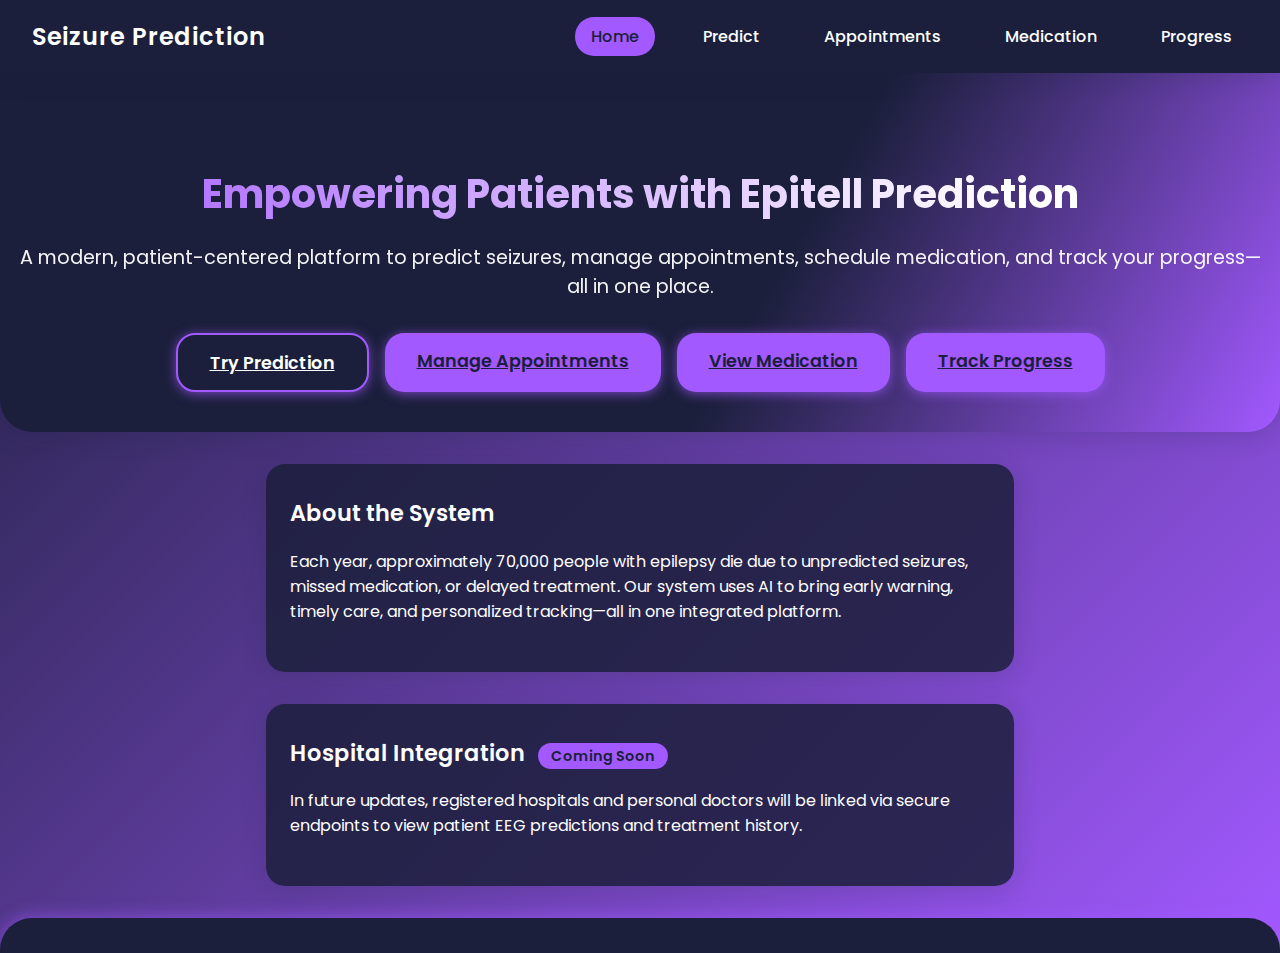
<file: frontend-ui/index.html>
<!DOCTYPE html>
<html lang="en">
<head>
  <meta charset="UTF-8" />
  <meta name="viewport" content="width=device-width, initial-scale=1.0"/>
  <title>Seizure Prediction Web App</title>
  <link rel="stylesheet" href="assets/style.css"/>
  <link href="https://fonts.googleapis.com/css?family=Poppins:400,600&display=swap" rel="stylesheet"/>
</head>
<body class="gradient-bg">
  <nav class="navbar">
    <div class="nav-brand">Seizure Prediction</div>
    <button class="nav-toggle" aria-label="Open menu">
      <span class="hamburger"></span>
    </button>
    <ul class="nav-links">
      <li><a href="index.html" class="active">Home</a></li>
      <li><a href="predict.html">Predict</a></li>
      <li><a href="appointments.html">Appointments</a></li>
      <li><a href="medication.html">Medication</a></li>
      <li><a href="progress.html">Progress</a></li>
    </ul>
  </nav>
  <main>
    <section class="hero">
      <h1>Empowering Patients with Epitell Prediction</h1>
      <p class="subtitle">
        A modern, patient-centered platform to predict seizures, manage appointments, schedule medication, and track your progress—all in one place.
      </p>
      <div class="hero-actions">
        <a href="predict.html" class="btn btn-primary">Try Prediction</a>
        <a href="appointments.html" class="btn">Manage Appointments</a>
        <a href="medication.html" class="btn">View Medication</a>
        <a href="progress.html" class="btn">Track Progress</a>
      </div>
    </section>
    <section class="about">
      <h2>About the System</h2>
      <p>
        Each year, approximately 70,000 people with epilepsy die due to unpredicted seizures, missed medication, or delayed treatment. Our system uses AI to bring early warning, timely care, and personalized tracking—all in one integrated platform.
      </p>
    </section>
    <section class="coming-soon">
      <h2>Hospital Integration <span class="badge">Coming Soon</span></h2>
      <p>
        In future updates, registered hospitals and personal doctors will be linked via secure endpoints to view patient EEG predictions and treatment history.
      </p>
    </section>
  </main>
  <footer>
   
  </footer>
  <script src="assets/main.js"></script>
</body>
</html>
</file>
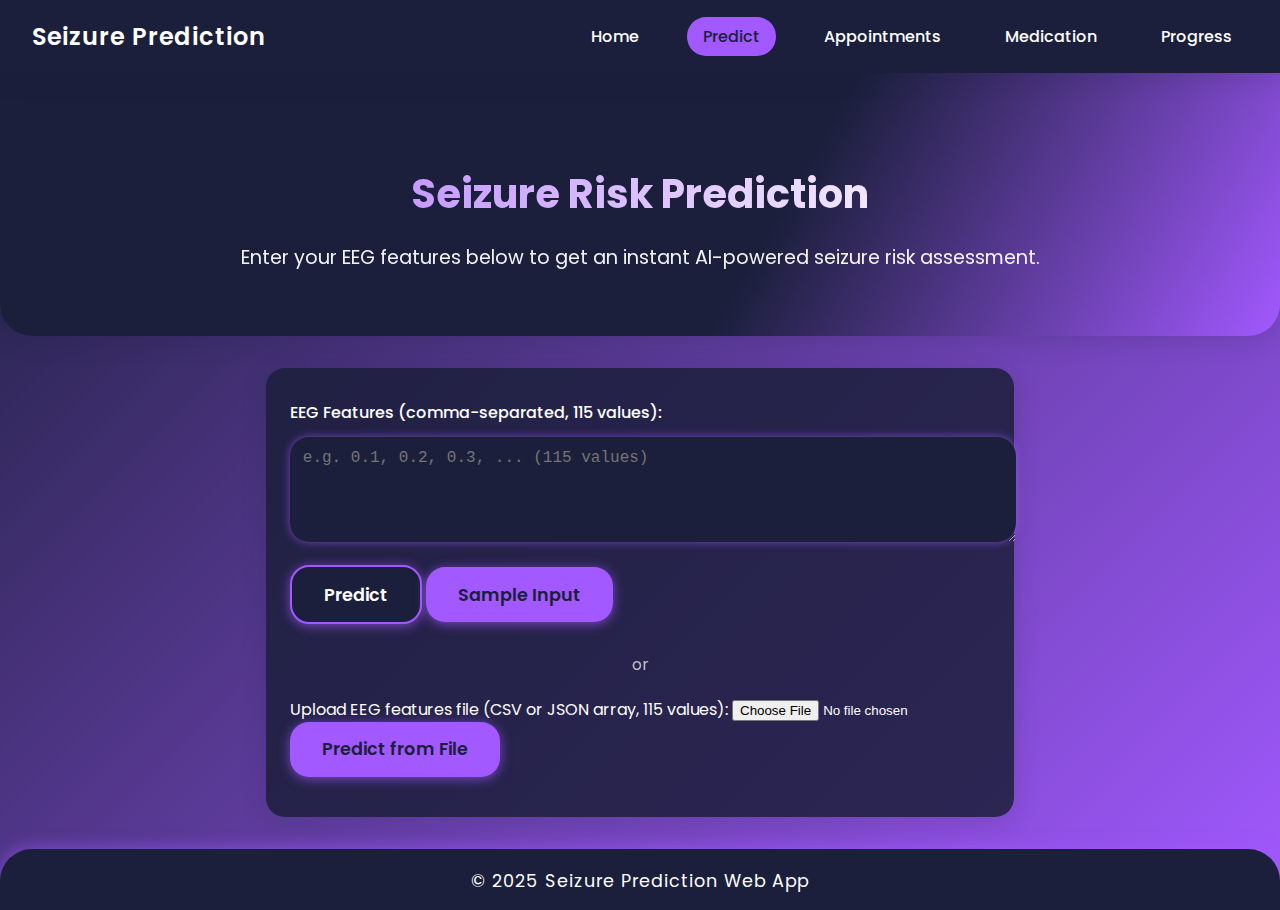
<file: frontend-ui/predict.html>
<!DOCTYPE html>
<html lang="en">
<head>
  <meta charset="UTF-8" />
  <meta name="viewport" content="width=device-width, initial-scale=1.0"/>
  <title>Seizure Prediction – Predict</title>
  <link rel="stylesheet" href="assets/style.css"/>
  <link href="https://fonts.googleapis.com/css?family=Poppins:400,600&display=swap" rel="stylesheet"/>
</head>
<body class="gradient-bg">
  <nav class="navbar">
    <div class="nav-brand">Seizure Prediction</div>
    <button class="nav-toggle" aria-label="Open menu">
      <span class="hamburger"></span>
    </button>
    <ul class="nav-links">
      <li><a href="index.html">Home</a></li>
      <li><a href="predict.html" class="active">Predict</a></li>
      <li><a href="appointments.html">Appointments</a></li>
      <li><a href="medication.html">Medication</a></li>
      <li><a href="progress.html">Progress</a></li>
    </ul>
  </nav>
  <main>
    <section class="hero">
      <h1>Seizure Risk Prediction</h1>
      <p class="subtitle">
        Enter your EEG features below to get an instant AI-powered seizure risk assessment.
      </p>
    </section>
    <section class="predict-section">
      <form id="predict-form" autocomplete="off">
        <label for="features">EEG Features (comma-separated, 115 values):</label>
        <textarea id="features" name="features" rows="4" placeholder="e.g. 0.1, 0.2, 0.3, ... (115 values)" required></textarea>
        <button type="submit" class="btn btn-primary">Predict</button>
        <button type="button" class="btn" id="sample-btn">Sample Input</button>
      </form>
      <div class="divider" style="margin: 20px 0; text-align:center; opacity:0.7;">or</div>
      <form id="predict-file-form" enctype="multipart/form-data">
        <label for="eeg-file">Upload EEG features file (CSV or JSON array, 115 values):</label>
        <input type="file" id="eeg-file" name="file" accept=".csv,.txt,.json" />
        <button type="submit" class="btn">Predict from File</button>
      </form>
      <div id="prediction-result" class="status-box" style="display:none;"></div>
    </section>
  </main>
  <footer>
    © 2025 Seizure Prediction Web App
  </footer>
  <script src="assets/main.js"></script>
  <script src="assets/predict.js"></script>
</body>
</html>
</file>
<file: frontend-ui/assets/style.css>
:root {
  --navy: #1B1F3B;
  --purple: #A259FF;
  --white: #fff;
  --radius: 1.2rem;
  --shadow: 0 4px 24px rgba(27,31,59,0.18);
  --font: 'Poppins', 'Inter', Arial, sans-serif;
}

body.gradient-bg {
  min-height: 100vh;
  background: linear-gradient(135deg, var(--navy) 0%, var(--purple) 100%);
  color: var(--white);
  font-family: var(--font);
  margin: 0;
  display: flex;
  flex-direction: column;
}

.navbar {
  background: var(--navy);
  color: var(--white);
  display: flex;
  align-items: center;
  justify-content: space-between;
  padding: 1.2rem 2rem;
  box-shadow: var(--shadow);
  position: relative;
}

.nav-brand {
  font-size: 1.5rem;
  font-weight: 600;
  letter-spacing: 1px;
}

.nav-links {
  display: flex;
  gap: 2rem;
  list-style: none;
  margin: 0;
  padding: 0;
}

.nav-links a {
  color: var(--white);
  text-decoration: none;
  font-weight: 500;
  padding: 0.5rem 1rem;
  border-radius: var(--radius);
  transition: background 0.2s, color 0.2s;
}

.nav-links a.active,
.nav-links a:hover {
  background: var(--purple);
  color: var(--navy);
}

.nav-toggle {
  display: none;
  background: none;
  border: none;
  cursor: pointer;
}

.hamburger,
.hamburger::before,
.hamburger::after {
  display: block;
  background: var(--white);
  height: 3px;
  width: 28px;
  border-radius: 2px;
  position: relative;
  transition: all 0.3s;
}
.hamburger::before,
.hamburger::after {
  content: '';
  position: absolute;
  left: 0;
}
.hamburger::before { top: -8px; }
.hamburger::after { top: 8px; }

@media (max-width: 800px) {
  .nav-links {
    position: absolute;
    top: 100%;
    left: 0;
    right: 0;
    background: var(--navy);
    flex-direction: column;
    gap: 0;
    display: none;
    z-index: 10;
  }
  .nav-links.open {
    display: flex;
  }
  .nav-toggle {
    display: block;
  }
}

.hero {
  text-align: center;
  padding: 4rem 1rem 2rem 1rem;
  background: linear-gradient(120deg, var(--navy) 60%, var(--purple) 100%);
  border-radius: 0 0 2rem 2rem;
  box-shadow: var(--shadow);
}

.hero h1 {
  font-size: 2.5rem;
  font-weight: 700;
  margin-bottom: 1rem;
  background: linear-gradient(90deg, var(--purple) 0%, var(--white) 80%);
  -webkit-background-clip: text;
  -webkit-text-fill-color: transparent;
}

.hero .subtitle {
  font-size: 1.2rem;
  margin-bottom: 2rem;
  color: var(--white);
  opacity: 0.95;
}

.hero-actions {
  display: flex;
  flex-wrap: wrap;
  gap: 1rem;
  justify-content: center;
}

.btn {
  background: var(--purple);
  color: var(--navy);
  border: none;
  border-radius: var(--radius);
  padding: 0.9rem 2rem;
  font-size: 1.1rem;
  font-family: var(--font);
  font-weight: 600;
  box-shadow: 0 2px 12px #a259ffaa;
  cursor: pointer;
  transition: background 0.2s, color 0.2s, transform 0.2s;
  margin-bottom: 0.5rem;
}

.btn-primary {
  background: var(--navy);
  color: var(--white);
  border: 2px solid var(--purple);
}

.btn:hover, .btn:focus {
  background: var(--navy);
  color: var(--white);
  transform: translateY(-2px) scale(1.04);
  outline: none;
}

.btn-primary:hover, .btn-primary:focus {
  background: var(--purple);
  color: var(--navy);
}

section.about, section.coming-soon {
  background: rgba(27,31,59,0.85);
  color: var(--white);
  margin: 2rem auto;
  padding: 2rem 1.5rem;
  border-radius: var(--radius);
  max-width: 700px;
  box-shadow: var(--shadow);
}

section.about h2, section.coming-soon h2 {
  margin-top: 0;
  font-size: 1.4rem;
  font-weight: 600;
}

.badge {
  background: var(--purple);
  color: var(--navy);
  border-radius: 1rem;
  padding: 0.2rem 0.8rem;
  font-size: 0.9rem;
  font-weight: 600;
  margin-left: 0.5rem;
}

footer {
  text-align: center;
  color: var(--white);
  background: var(--navy);
  padding: 1.2rem 0 1rem 0;
  font-size: 1.1rem;
  letter-spacing: 1px;
  margin-top: auto;
  border-radius: 2rem 2rem 0 0;
  box-shadow: 0 -2px 16px 0 #a259ff88;
}

@media (max-width: 600px) {
  .hero h1 { font-size: 1.5rem; }
  .hero { padding: 2rem 0.5rem 1rem 0.5rem; }
  section.about, section.coming-soon { padding: 1rem 0.5rem; }
  .btn, .btn-primary { padding: 0.7rem 1.2rem; font-size: 1rem; }
}

/* Predict page styles */
.predict-section {
  background: rgba(27,31,59,0.85);
  color: var(--white);
  margin: 2rem auto;
  padding: 2rem 1.5rem;
  border-radius: var(--radius);
  max-width: 700px;
  box-shadow: var(--shadow);
}

#predict-form label {
  display: block;
  margin-bottom: 0.7rem;
  font-weight: 500;
}

#predict-form textarea {
  width: 100%;
  min-height: 80px;
  font-size: 1rem;
  border-radius: var(--radius);
  border: none;
  margin-bottom: 1rem;
  padding: 0.8rem;
  background: var(--navy);
  color: var(--white);
  box-shadow: 0 0 8px #a259ffaa;
  resize: vertical;
}

.status-box {
  margin-top: 1.5rem;
  padding: 1.2rem;
  border-radius: var(--radius);
  font-size: 1.1rem;
  font-weight: 500;
  box-shadow: 0 0 16px #a259ffaa;
  background: var(--purple);
  color: var(--navy);
  transition: background 0.2s, color 0.2s;
}

.status-box.high-risk {
  background: #ff1744;
  color: #fff;
  box-shadow: 0 0 24px #ff1744aa;
}

.status-box.low-risk {
  background: #43e97b;
  color: #1B1F3B;
  box-shadow: 0 0 24px #43e97baa;
}

.status-box.error {
  background: #ff1744;
  color: #fff;
  box-shadow: 0 0 24px #ff1744aa;
}

/* Appointments page styles */
.appointments-section {
  background: rgba(27,31,59,0.85);
  color: var(--white);
  margin: 2rem auto;
  padding: 2rem 1.5rem;
  border-radius: var(--radius);
  max-width: 700px;
  box-shadow: var(--shadow);
}

#appointment-form label {
  display: block;
  margin-top: 1rem;
  margin-bottom: 0.3rem;
  font-weight: 500;
}

#appointment-form input {
  width: 100%;
  font-size: 1rem;
  border-radius: var(--radius);
  border: none;
  margin-bottom: 1rem;
  padding: 0.8rem;
  background: var(--navy);
  color: var(--white);
  box-shadow: 0 0 8px #a259ffaa;
}

.appointments-list {
  margin-top: 1.5rem;
  display: flex;
  flex-direction: column;
  gap: 1rem;
}

.appointment-card {
  background: var(--purple);
  color: var(--navy);
  border-radius: var(--radius);
  box-shadow: 0 0 12px #a259ffaa;
  padding: 1rem 1.2rem;
  font-size: 1rem;
  font-weight: 500;
  transition: box-shadow 0.2s, transform 0.2s;
}

.appointment-card:hover {
  box-shadow: 0 0 24px #a259ffcc;
  transform: scale(1.02);
}

/* Medication page styles */
.medication-section {
  background: rgba(27,31,59,0.85);
  color: var(--white);
  margin: 2rem auto;
  padding: 2rem 1.5rem;
  border-radius: var(--radius);
  max-width: 700px;
  box-shadow: var(--shadow);
}

#medication-form label {
  display: block;
  margin-top: 1rem;
  margin-bottom: 0.3rem;
  font-weight: 500;
}

#medication-form input {
  width: 100%;
  font-size: 1rem;
  border-radius: var(--radius);
  border: none;
  margin-bottom: 1rem;
  padding: 0.8rem;
  background: var(--navy);
  color: var(--white);
  box-shadow: 0 0 8px #a259ffaa;
}

.medication-list {
  margin-top: 1.5rem;
  display: flex;
  flex-direction: column;
  gap: 1rem;
}

.medication-card {
  background: var(--purple);
  color: var(--navy);
  border-radius: var(--radius);
  box-shadow: 0 0 12px #a259ffaa;
  padding: 1rem 1.2rem;
  font-size: 1rem;
  font-weight: 500;
  transition: box-shadow 0.2s, transform 0.2s;
}

.medication-card:hover {
  box-shadow: 0 0 24px #a259ffcc;
  transform: scale(1.02);
}

/* Progress page styles */
.progress-section {
  background: rgba(27,31,59,0.85);
  color: var(--white);
  margin: 2rem auto;
  padding: 2rem 1.5rem;
  border-radius: var(--radius);
  max-width: 700px;
  box-shadow: var(--shadow);
}

#progress-form label {
  display: block;
  margin-top: 1rem;
  margin-bottom: 0.3rem;
  font-weight: 500;
}

#progress-form input {
  width: 100%;
  font-size: 1rem;
  border-radius: var(--radius);
  border: none;
  margin-bottom: 1rem;
  padding: 0.8rem;
  background: var(--navy);
  color: var(--white);
  box-shadow: 0 0 8px #a259ffaa;
}

.progress-list {
  margin-top: 1.5rem;
  display: flex;
  flex-direction: column;
  gap: 1rem;
}

.progress-card {
  background: var(--purple);
  color: var(--navy);
  border-radius: var(--radius);
  box-shadow: 0 0 12px #a259ffaa;
  padding: 1rem 1.2rem;
  font-size: 1rem;
  font-weight: 500;
  transition: box-shadow 0.2s, transform 0.2s;
}

.progress-card.occurred {
  border-left: 6px solid #43e97b;
}

.progress-card:hover {
  box-shadow: 0 0 24px #a259ffcc;
  transform: scale(1.02);
}

.badge.occurred {
  background: #43e97b;
  color: #1B1F3B;
}
</file>
